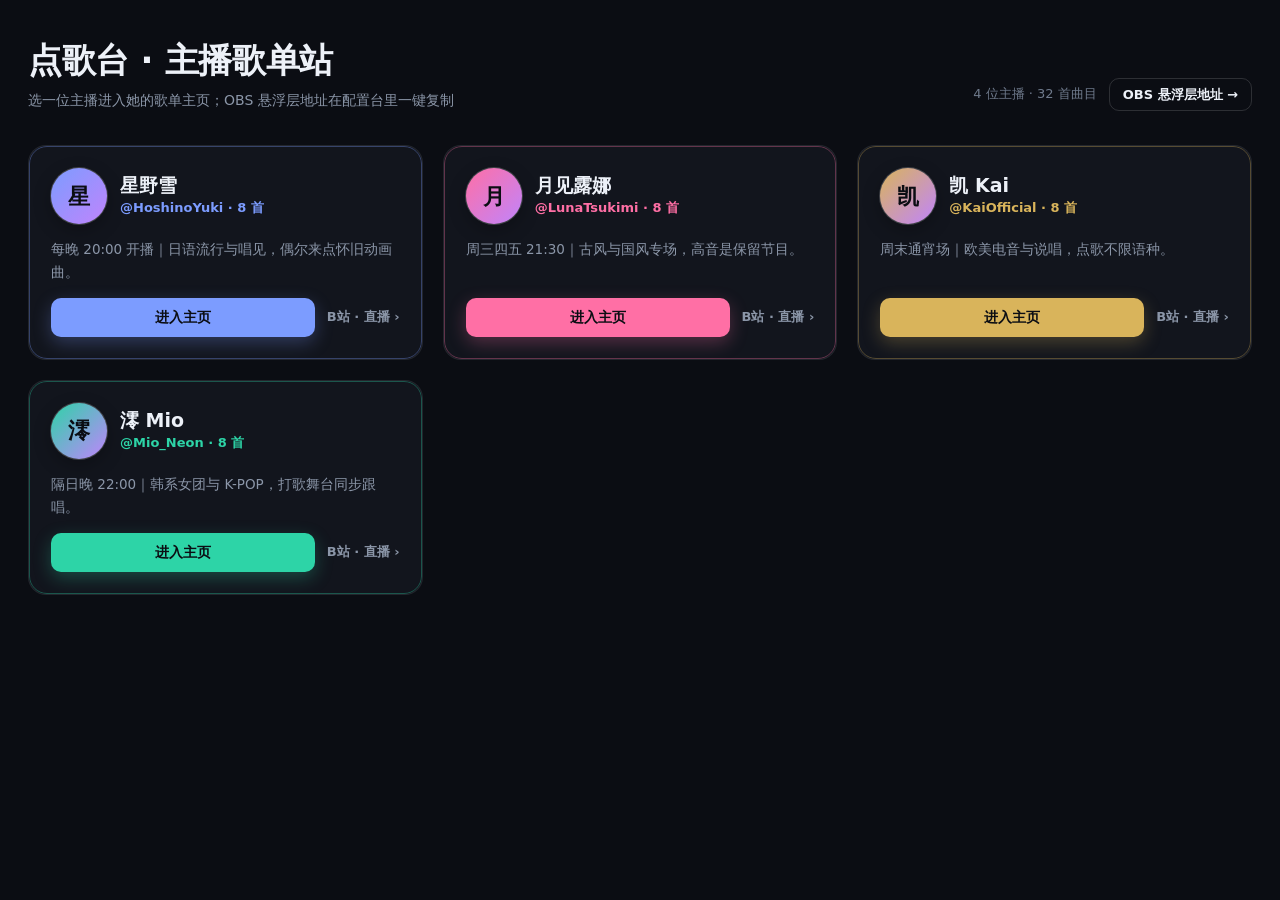
<file: index.html>
<!DOCTYPE html>
<html lang="zh-CN">
<head>
<meta charset="utf-8">
<meta name="viewport" content="width=device-width, initial-scale=1">
<title>点歌台 · 主播歌单站</title>
<link rel="stylesheet" href="assets/site.css">
<script>
/* 兼容：老地址形如 index.html?style=compact&size=18（当时悬浮层在根目录）。
   只要带了悬浮层参数，就自动转到 overlay.html，OBS 里不用改地址。 */
(function () {
  var OVERLAY_KEYS = ['style', 'src', 'id', 'playing', 'refresh', 'max',
                      'panel', 'tags', 'size', 'blur', 'radius', 'identity',
                      'avatar', 'link', 'preview', 'accent', 'accent2', 'bg', 'color', 'sub',
                      'bgOpacity', 'tagAlpha', 'tagSat', 'tagLight', 'title', 'theme', 'font',
                      'q', 'tag', 'bgImage', 'bgImgAlpha', 'bgImgBlur',
                      'tagMode', 'tagColors'];
  var q = new URLSearchParams(location.search);
  var hit = OVERLAY_KEYS.some(function (k) { return q.has(k); });
  if (hit) location.replace('overlay.html' + location.search);
})();
</script>
</head>
<body>

<div class="wrap">
  <header class="site-head">
    <div>
      <h1 class="site-title" id="siteTitle">点歌台 · 主播歌单站</h1>
      <p class="site-tagline" id="siteTagline">选一位主播进入她的歌单主页；OBS 悬浮层地址在主页里一键复制</p>
    </div>
    <div class="site-meta">
      <span class="count" id="stat"></span>
      <a class="btn btn-ghost btn-sm" id="studioLink" href="studio.html">OBS 悬浮层地址 →</a>
    </div>
  </header>

  <div class="cards" id="cards"></div>
  <div class="state" id="state" hidden>加载中…</div>
</div>

<script src="assets/theme.js"></script>
<script src="assets/common.js"></script>
<script src="assets/home.js"></script>
</body>
</html>
</file>
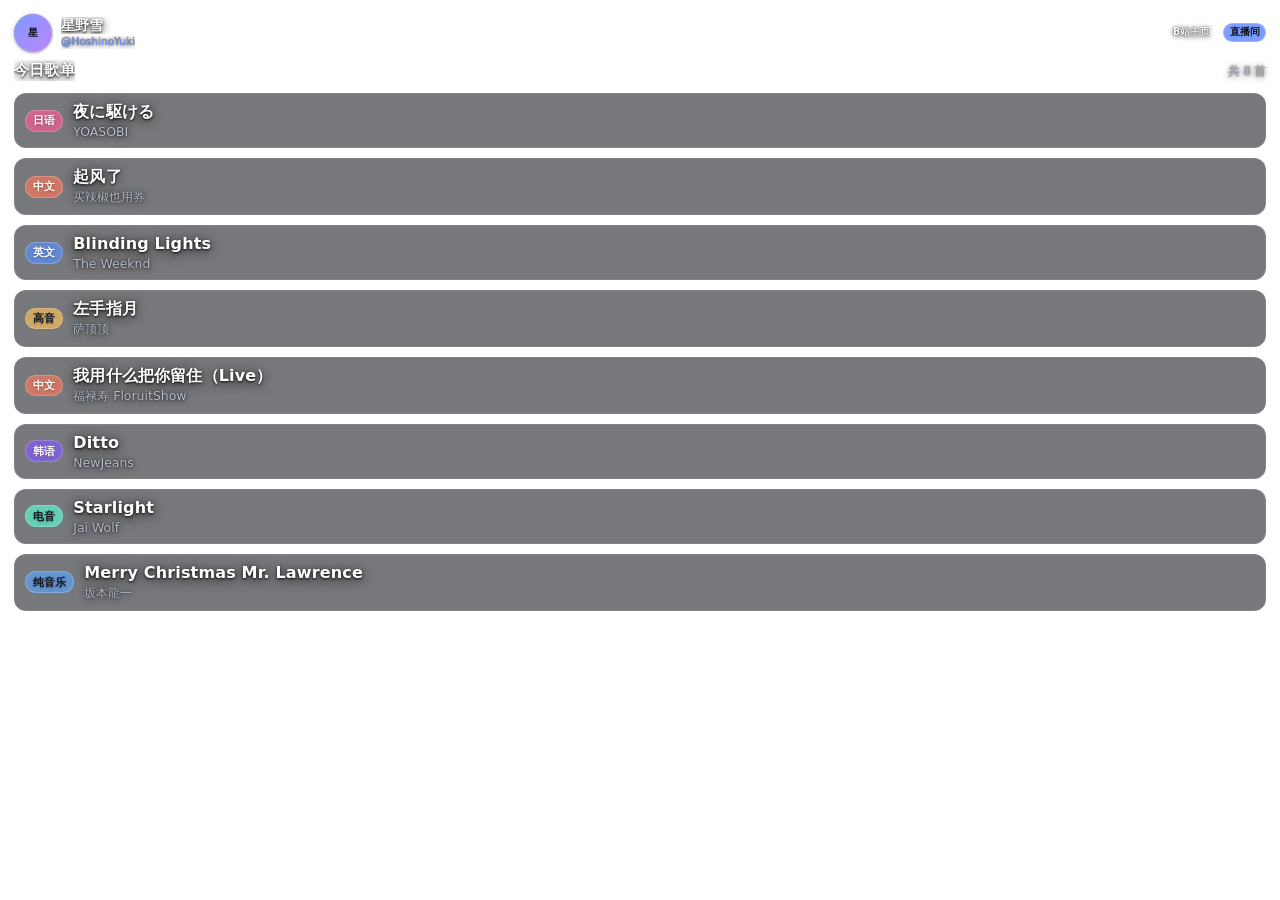
<file: overlay.html>
<!DOCTYPE html>
<html lang="zh-CN">
<head>
<meta charset="utf-8">
<meta name="viewport" content="width=device-width, initial-scale=1">
<title>主播歌单 · 悬浮层</title>
<meta name="robots" content="noindex">
<link rel="stylesheet" href="assets/overlay.css">
</head>
<body class="style-compact">

  <!-- 自定义背景图（可选，默认关）。放在最底层，条目自己的毛玻璃会把图虚化。 -->
  <div class="bgimg" id="bgimg" hidden></div>

  <div class="overlay">
    <div class="bar" id="bar" hidden>
      <div class="who" id="who">
        <span class="who-avatar" id="whoAvatar"><span class="who-initial" id="whoInitial"></span></span>
        <span class="who-text">
          <span class="who-name" id="whoName"></span>
          <span class="who-handle" id="whoHandle"></span>
        </span>
      </div>

      <header class="head" id="head">
        <h1 class="head-title" id="headTitle"></h1>
        <span class="head-count" id="headCount"></span>
      </header>

      <div class="links" id="links">
        <a class="chip" id="chipSpace" target="_blank" rel="noopener">B站主页</a>
        <a class="chip chip-live" id="chipLive" target="_blank" rel="noopener">直播间</a>
      </div>
    </div>

    <ol class="list" id="list"></ol>

    <div class="empty" id="empty" hidden></div>
  </div>

  <script src="assets/theme.js"></script>
  <script src="assets/common.js"></script>
  <script src="assets/overlay.js"></script>
</body>
</html>
</file>
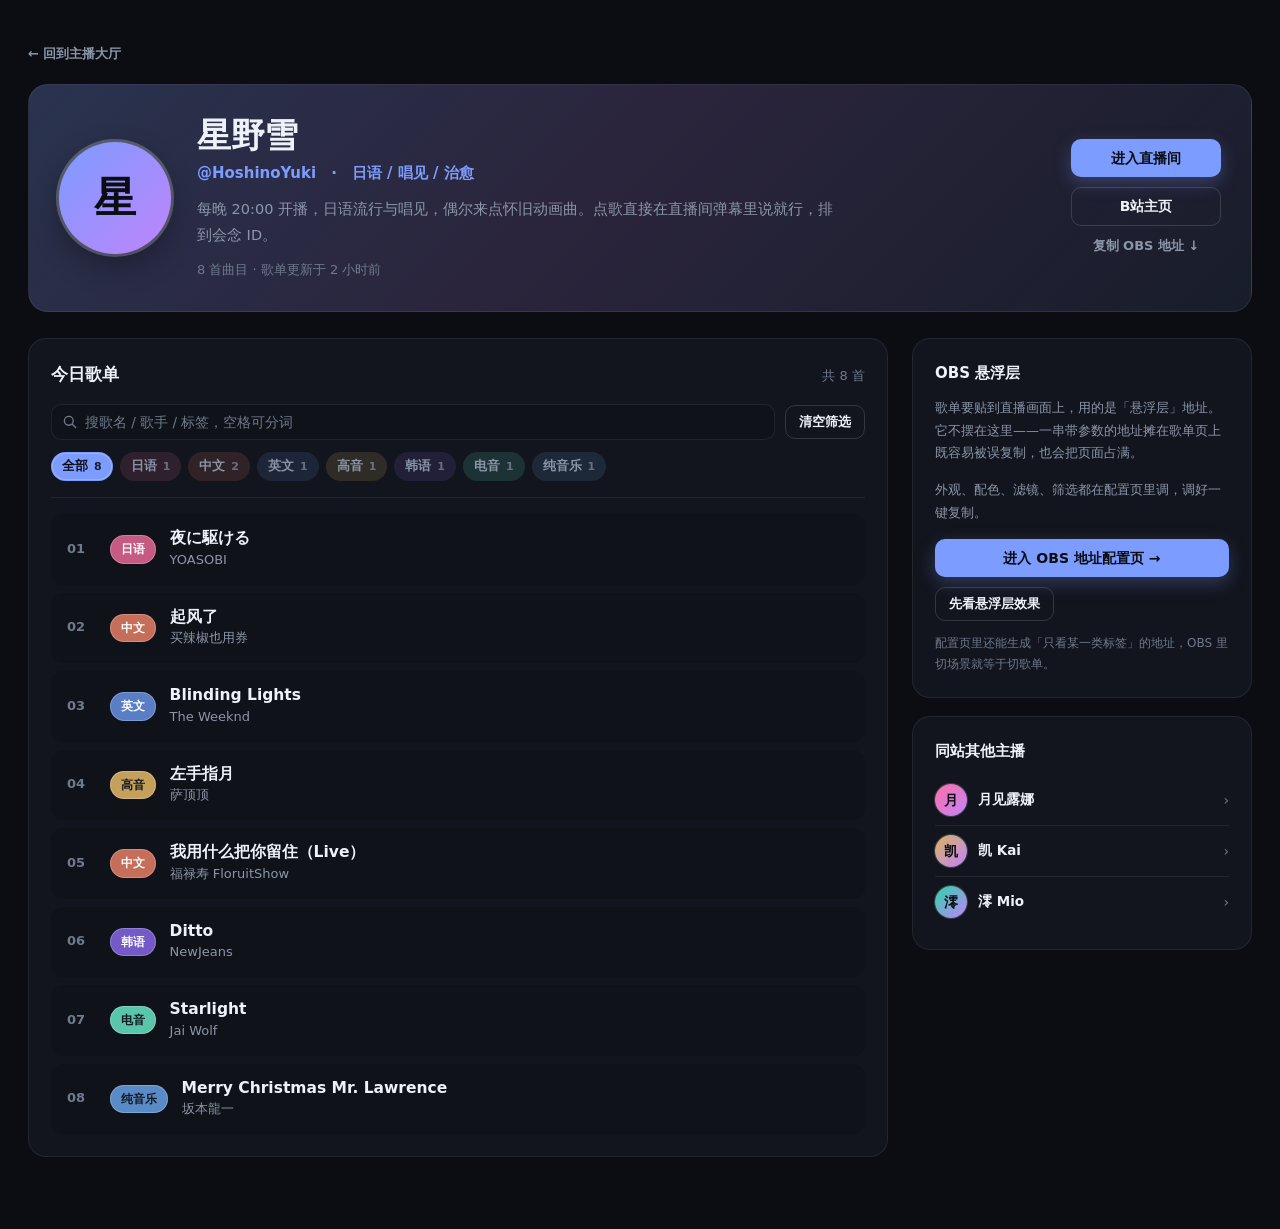
<file: profile.html>
<!DOCTYPE html>
<html lang="zh-CN">
<head>
<meta charset="utf-8">
<meta name="viewport" content="width=device-width, initial-scale=1">
<title>主播主页 · 主播歌单站</title>
<link rel="stylesheet" href="assets/site.css">
</head>
<body>

<div class="wrap">
  <div style="margin-bottom:18px">
    <a class="link-quiet" href="index.html">← 回到主播大厅</a>
  </div>

  <div id="profile" hidden>
    <section class="hero" id="hero">
      <span class="hero-avatar" id="heroAvatar"><span id="heroInitial"></span></span>
      <div class="hero-info">
        <h1 id="heroName"></h1>
        <div class="hero-handle" id="heroHandle"></div>
        <p class="hero-intro" id="heroIntro"></p>
        <div class="hero-meta" id="heroMeta"></div>
      </div>
      <div class="hero-actions">
        <a class="btn btn-primary" id="btnLive" target="_blank" rel="noopener">进入直播间</a>
        <a class="btn btn-ghost" id="btnSpace" target="_blank" rel="noopener">B站主页</a>
        <a class="link-quiet" href="#obs">复制 OBS 地址 ↓</a>
      </div>
    </section>

    <div class="layout">
      <section class="panel">
        <div class="panel-head">
          <h2 id="songTitle">完整歌单</h2>
          <span id="songCount"></span>
        </div>

        <div class="filter" id="filter" hidden>
          <div class="filter-top">
            <div class="search">
              <svg class="search-ico" viewBox="0 0 20 20" aria-hidden="true" focusable="false">
                <circle cx="8.5" cy="8.5" r="5.5"></circle>
                <path d="M12.9 12.9 17 17"></path>
              </svg>
              <input type="search" id="q" autocomplete="off"
                     placeholder="搜歌名 / 歌手 / 标签，空格可分词">
            </div>
            <button type="button" class="btn btn-ghost btn-sm" id="clearFilter" hidden>清空筛选</button>
          </div>

          <div class="tagbar" id="tagbar"></div>
          <div class="filter-stat" id="filterStat"></div>
        </div>

        <div class="songs" id="songs"></div>
      </section>

      <aside class="side">
        <div class="panel" id="obs">
          <h2>OBS 悬浮层</h2>
          <p>歌单要贴到直播画面上，用的是「悬浮层」地址。它不摆在这里——一串带参数的地址摊在歌单页上既容易被误复制，也会把页面占满。</p>
          <p>外观、配色、滤镜、筛选都在配置页里调，调好一键复制。</p>

          <a class="btn btn-primary btn-block" id="btnStudio">进入 OBS 地址配置页 →</a>
          <div class="card-foot" style="margin-top:10px; gap:8px">
            <a class="btn btn-ghost btn-sm" id="btnPreview" target="_blank" rel="noopener">先看悬浮层效果</a>
          </div>

          <p class="side-hint" style="margin-top:12px">
            配置页里还能生成「只看某一类标签」的地址，OBS 里切场景就等于切歌单。
          </p>
        </div>

        <div class="panel">
          <h2>同站其他主播</h2>
          <div id="others"></div>
        </div>
      </aside>
    </div>
  </div>

  <div class="state" id="state">加载中…</div>
</div>

<script src="assets/theme.js"></script>
<script src="assets/common.js"></script>
<script src="assets/profile.js"></script>
</body>
</html>
</file>
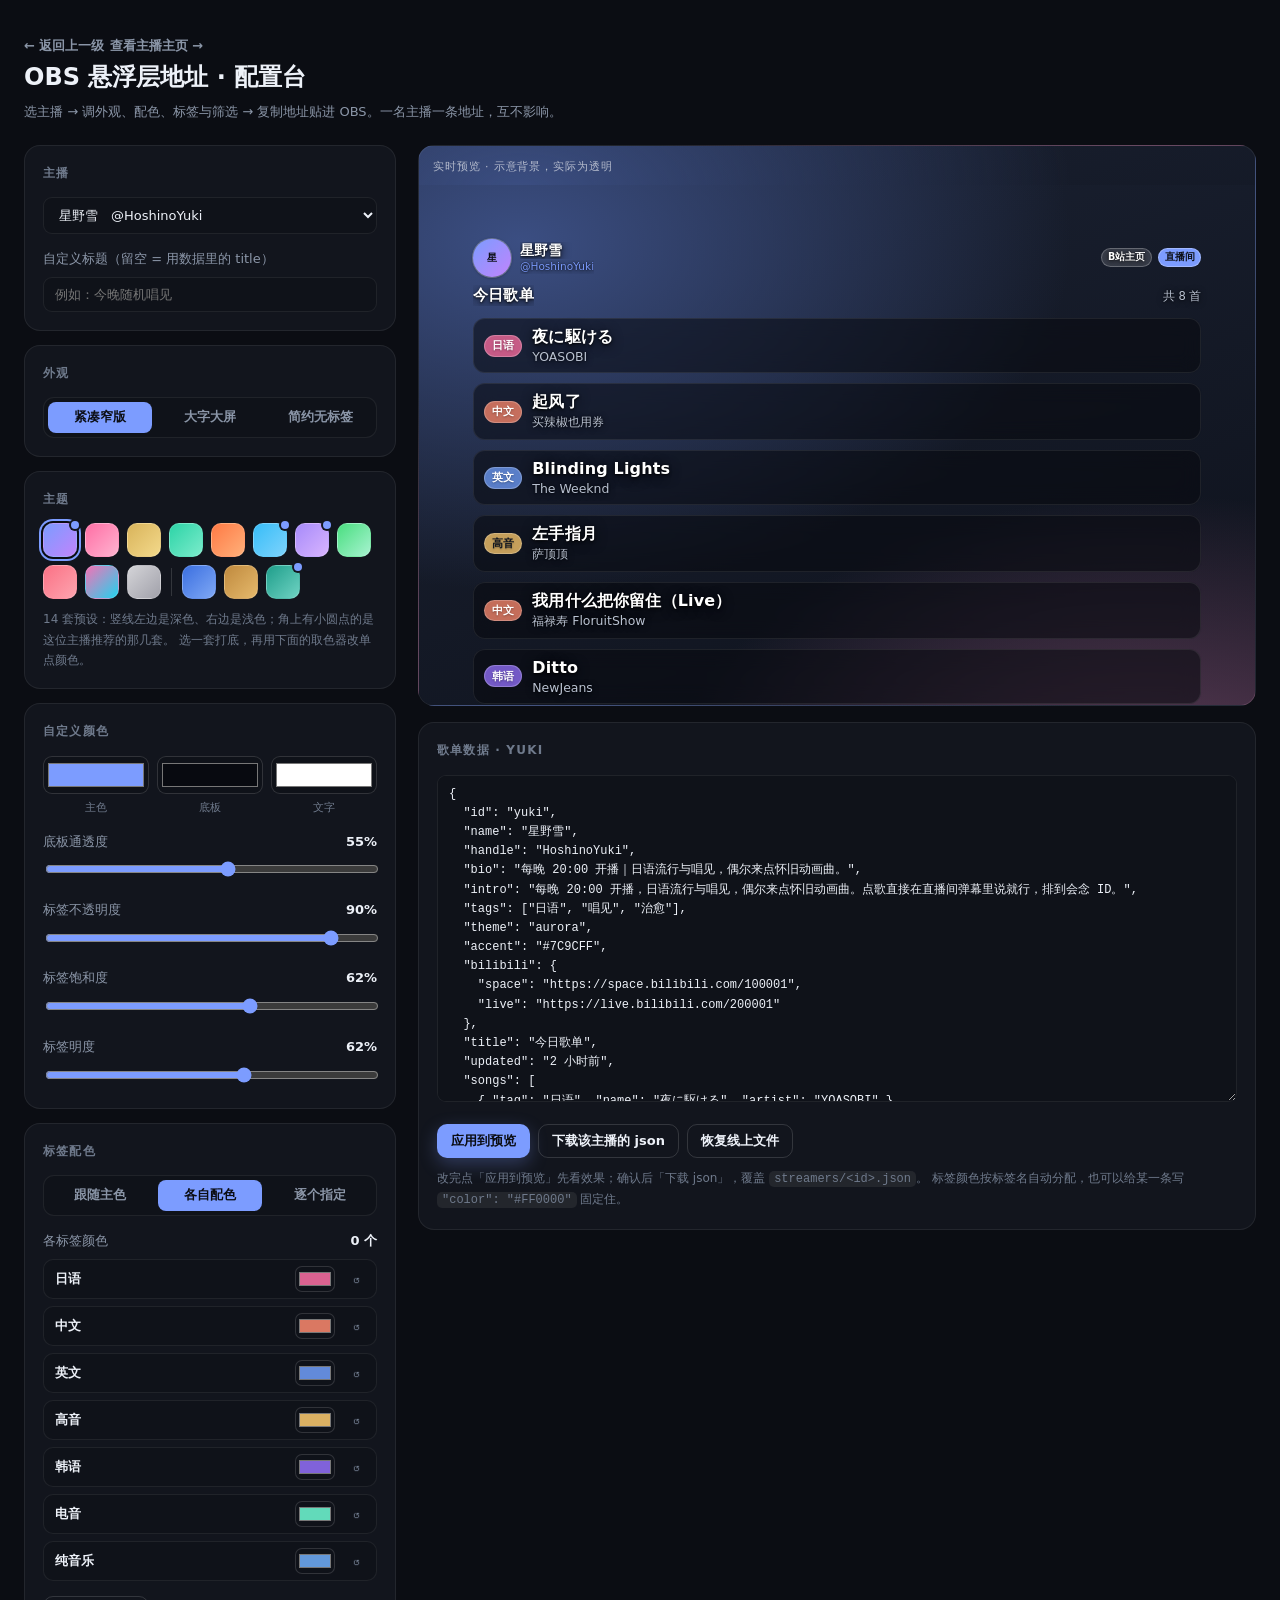
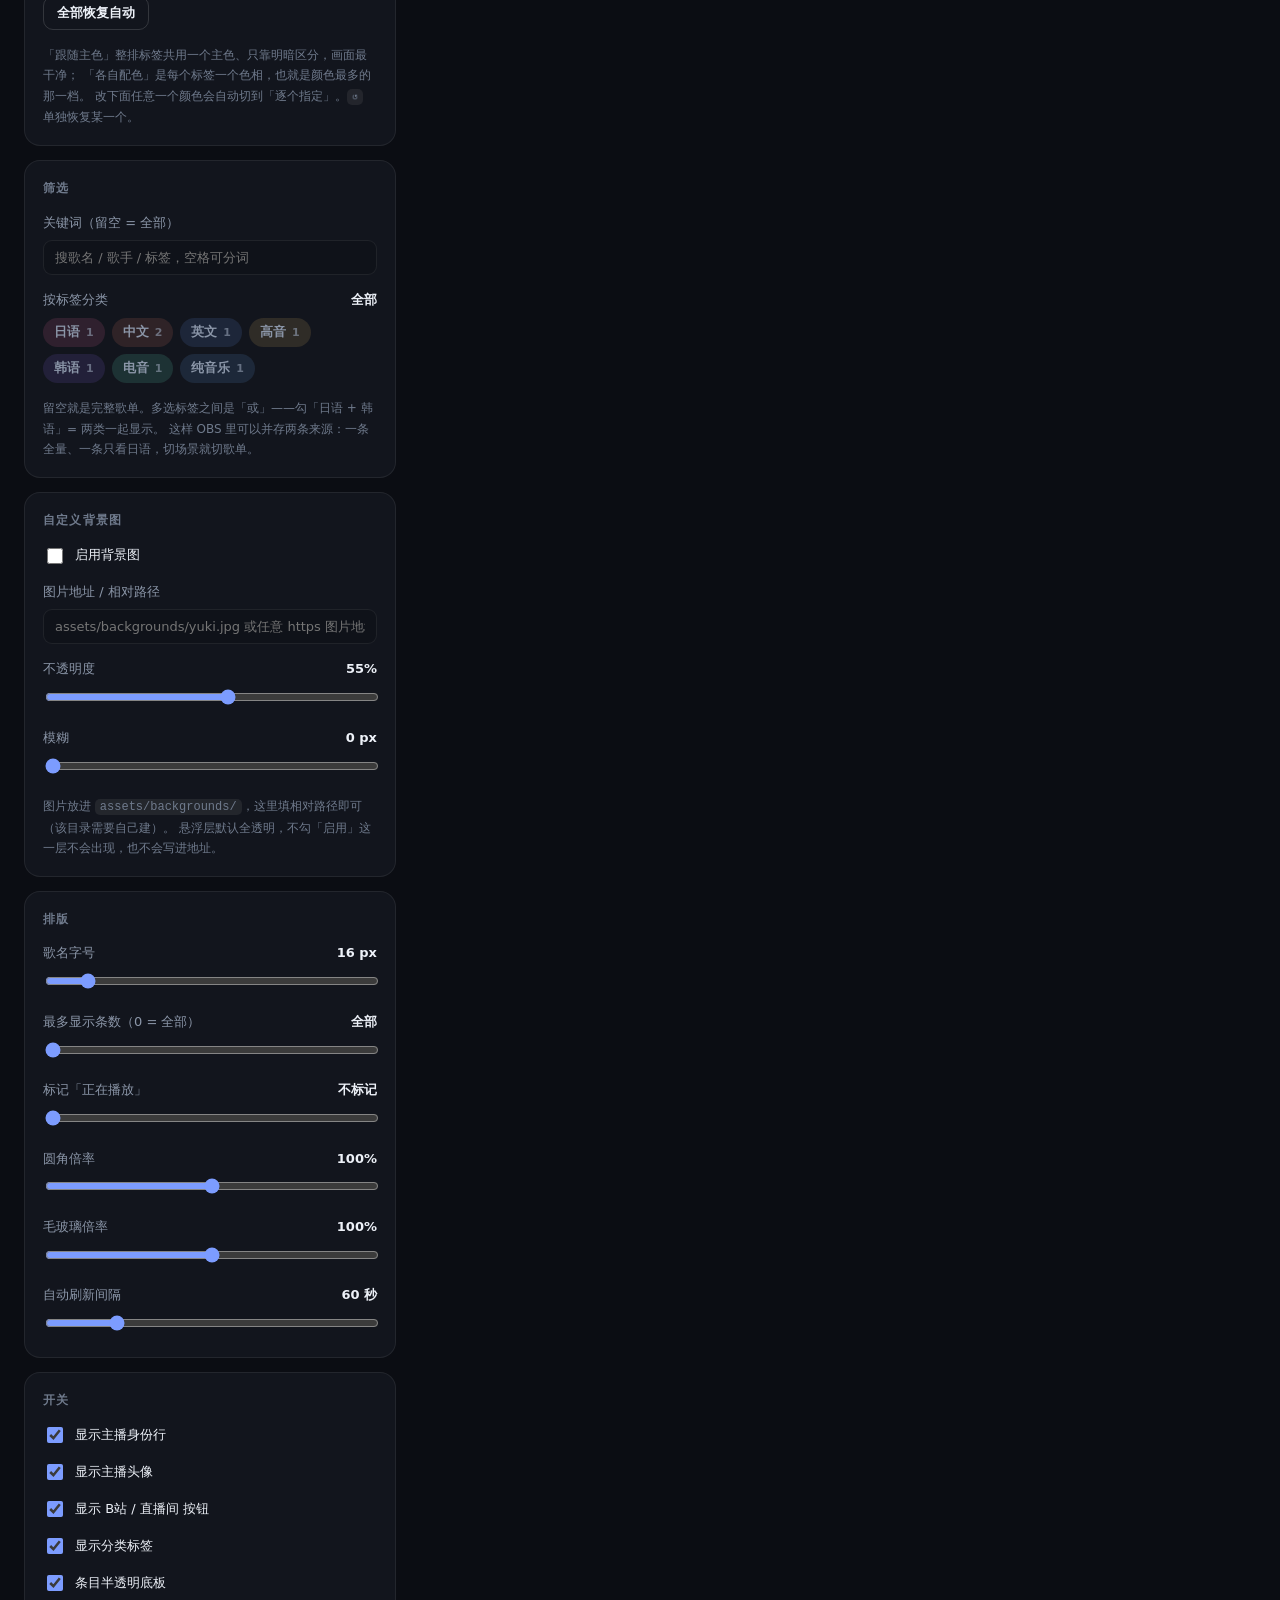
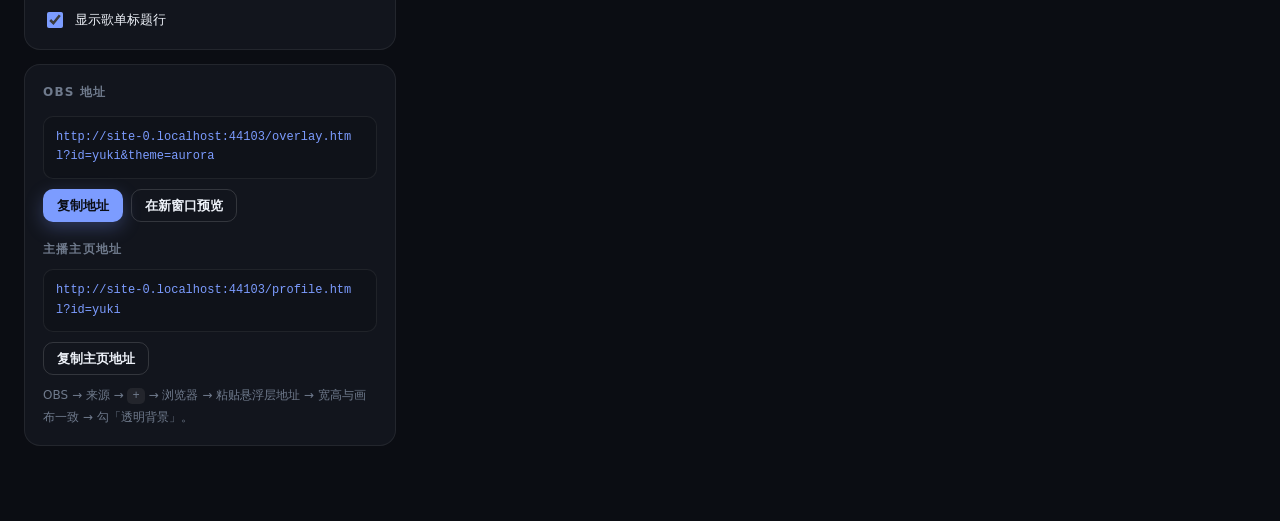
<file: studio.html>
<!DOCTYPE html>
<html lang="zh-CN">
<head>
<meta charset="utf-8">
<meta name="viewport" content="width=device-width, initial-scale=1">
<title>歌单配置台 · 主播歌单站</title>
<link rel="stylesheet" href="assets/site.css">
<style>
  /* 配置台自己的排版，颜色沿用 site.css 的变量，所以换主题时整页一起变 */
  .wrap { max-width: 1400px; padding: 32px 24px 64px; }
  .studio-head { margin-bottom: 22px; }
  .studio-head h1 { margin: 0 0 6px; font-size: 24px; font-weight: 700; }
  .studio-head p { margin: 0; font-size: 13px; color: var(--text-2); }

  .grid { display: grid; grid-template-columns: 372px minmax(0, 1fr); gap: 22px; align-items: start; }
  @media (max-width: 1020px) { .grid { grid-template-columns: 1fr; } }

  .block {
    background: var(--card);
    border: 1px solid var(--stroke);
    border-radius: 16px;
    padding: 18px;
    margin-bottom: 14px;
  }
  .block > h2 {
    margin: 0 0 14px;
    font-size: 12px;
    font-weight: 700;
    letter-spacing: .10em;
    text-transform: uppercase;
    color: var(--text-3);
  }

  .field { margin-bottom: 15px; }
  .field:last-child { margin-bottom: 0; }
  .label {
    display: flex;
    justify-content: space-between;
    align-items: center;
    gap: 10px;
    font-size: 13px;
    color: var(--text-2);
    margin-bottom: 7px;
  }
  .label b { color: var(--text); font-weight: 600; font-variant-numeric: tabular-nums; }

  input[type="text"], input[type="number"], textarea, select {
    width: 100%;
    background: var(--card-2);
    color: var(--text);
    border: 1px solid var(--stroke);
    border-radius: 9px;
    padding: 9px 11px;
    font-size: 13px;
    font-family: inherit;
    outline: none;
  }
  input:focus, textarea:focus, select:focus { border-color: var(--accent); }
  textarea {
    resize: vertical;
    font-family: ui-monospace, SFMono-Regular, Menlo, Consolas, monospace;
    font-size: 12px;
    line-height: 1.6;
  }
  input[type="range"] { width: 100%; accent-color: var(--accent); }

  .switch { display: flex; align-items: center; gap: 9px; cursor: pointer; font-size: 13px; color: var(--text); }
  .switch input { width: 16px; height: 16px; accent-color: var(--accent); cursor: pointer; }

  .triple { display: grid; grid-template-columns: repeat(3, 1fr); gap: 8px; }
  .triple input[type="color"] {
    width: 100%;
    height: 38px;
    padding: 2px;
    border: 1px solid var(--stroke-2);
    border-radius: 9px;
    background: var(--card-2);
    cursor: pointer;
  }
  .triple small { display: block; text-align: center; font-size: 11px; color: var(--text-3); margin-top: 5px; }

  .stage {
    border-radius: 16px;
    border: 1px solid var(--stroke);
    overflow: hidden;
    background:
      radial-gradient(120% 90% at 12% 8%, #3B4E82 0%, rgba(59,78,130,0) 55%),
      radial-gradient(100% 80% at 88% 92%, #6B4462 0%, rgba(107,68,98,0) 60%),
      linear-gradient(160deg, #1B2233 0%, #0B0E16 100%);
  }
  .stage-tag {
    font-size: 11px;
    letter-spacing: .08em;
    text-transform: uppercase;
    color: rgba(255,255,255,.62);
    padding: 12px 14px 10px;
  }
  .stage iframe { width: 100%; height: 520px; border: 0; display: block; }

  .out {
    font-family: ui-monospace, SFMono-Regular, Menlo, Consolas, monospace;
    font-size: 12px;
    line-height: 1.6;
    word-break: break-all;
    background: var(--card-2);
    border: 1px solid var(--stroke);
    border-radius: 10px;
    padding: 11px 12px;
    color: var(--accent);
    margin-bottom: 10px;
  }
  .hint { font-size: 12px; color: var(--text-3); margin: 10px 0 0; line-height: 1.7; }
  .hint code {
    background: rgba(127, 127, 127, .16);
    padding: 1px 5px;
    border-radius: 5px;
  }
  .row { display: flex; gap: 8px; flex-wrap: wrap; }

  <!-- 返回上一级 -->
  .studio-back {
    display: flex;
    align-items: center;
    justify-content: space-between;
    gap: 16px;
    flex-wrap: wrap;
    margin-bottom: 16px;
  }
  .studio-back .link-quiet { display: inline-flex; align-items: center; gap: 6px; }

  /* 标签筛选条：复用 site.css 的 .tagpick，只把上边距收掉 */
  .tagbar { margin-top: 0; }
  .tagpick-empty { font-size: 12.5px; color: var(--text-3); }

  /* 逐个指定标签颜色 */
  .tagcolorbar { display: flex; flex-direction: column; gap: 7px; }
  .tagcolor {
    display: flex;
    align-items: center;
    gap: 9px;
    padding: 6px 8px 6px 11px;
    border-radius: 10px;
    background: var(--card-2);
    border: 1px solid var(--stroke);
  }
  .tagcolor-name {
    flex: 1 1 auto;
    min-width: 0;
    font-size: 13px;
    font-weight: 600;
    overflow: hidden;
    text-overflow: ellipsis;
    white-space: nowrap;
  }
  .tagcolor input[type="color"] {
    flex: none;
    width: 40px;
    height: 26px;
    padding: 1px;
    border: 1px solid var(--stroke-2);
    border-radius: 7px;
    background: var(--card-2);
    cursor: pointer;
  }
  .tagcolor-clear {
    flex: none;
    width: 24px;
    height: 24px;
    padding: 0;
    border: 0;
    border-radius: 6px;
    background: transparent;
    color: var(--text-3);
    font-size: 14px;
    line-height: 1;
    cursor: pointer;
  }
  .tagcolor-clear:hover { color: var(--accent); background: rgba(127, 127, 127, .14); }
</style>
</head>
<body>

<div class="wrap">
  <div class="studio-back">
    <a class="link-quiet" id="backLink" href="index.html">← 返回上一级</a>
    <a class="link-quiet" id="linkProfile" href="index.html">查看主播主页 →</a>
  </div>

  <header class="studio-head">
    <h1>OBS 悬浮层地址 · 配置台</h1>
    <p>选主播 → 调外观、配色、标签与筛选 → 复制地址贴进 OBS。一名主播一条地址，互不影响。</p>
  </header>

  <div class="grid">
    <!-- ============ 左：控制面板 ============ -->
    <div>
      <div class="block">
        <h2>主播</h2>
        <div class="field">
          <select id="streamer"></select>
        </div>
        <div class="field">
          <div class="label"><span>自定义标题（留空 = 用数据里的 title）</span></div>
          <input type="text" id="titleText" placeholder="例如：今晚随机唱见">
        </div>
      </div>

      <div class="block">
        <h2>外观</h2>
        <div class="seg" id="segStyle">
          <button type="button" data-style="compact">紧凑窄版</button>
          <button type="button" data-style="banner">大字大屏</button>
          <button type="button" data-style="minimal">简约无标签</button>
        </div>
      </div>

      <div class="block">
        <h2>主题</h2>
        <div class="swatches" id="swatches"></div>
        <p class="hint">14 套预设：竖线左边是深色、右边是浅色；角上有小圆点的是这位主播推荐的那几套。
          选一套打底，再用下面的取色器改单点颜色。</p>
      </div>

      <div class="block">
        <h2>自定义颜色</h2>
        <div class="field">
          <div class="triple">
            <div><input type="color" id="accent" value="#7C9CFF"><small>主色</small></div>
            <div><input type="color" id="bg" value="#080A10"><small>底板</small></div>
            <div><input type="color" id="color" value="#FFFFFF"><small>文字</small></div>
          </div>
        </div>
        <div class="field">
          <div class="label"><span>底板通透度</span><b><span id="vBgOpacity">55</span>%</b></div>
          <input type="range" id="bgOpacity" min="0" max="100" step="1" value="55">
        </div>
        <div class="field">
          <div class="label"><span>标签不透明度</span><b><span id="vTagAlpha">90</span>%</b></div>
          <input type="range" id="tagAlpha" min="20" max="100" step="1" value="90">
        </div>
        <div class="field">
          <div class="label"><span>标签饱和度</span><b><span id="vTagSat">62</span>%</b></div>
          <input type="range" id="tagSat" min="0" max="100" step="1" value="62">
        </div>
        <div class="field">
          <div class="label"><span>标签明度</span><b><span id="vTagLight">62</span>%</b></div>
          <input type="range" id="tagLight" min="20" max="90" step="1" value="62">
        </div>
      </div>

      <div class="block">
        <h2>标签配色</h2>
        <div class="field">
          <div class="seg" id="segTagMode">
            <button type="button" data-tagmode="accent">跟随主色</button>
            <button type="button" data-tagmode="auto">各自配色</button>
            <button type="button" data-tagmode="custom">逐个指定</button>
          </div>
        </div>
        <div class="field">
          <div class="label"><span>各标签颜色</span><b id="vTagColorCount">0 个</b></div>
          <div class="tagcolorbar" id="tagColorBar"></div>
        </div>
        <div class="field">
          <button class="btn btn-ghost btn-sm" id="tagColorReset">全部恢复自动</button>
        </div>
        <p class="hint">
          「跟随主色」整排标签共用一个主色、只靠明暗区分，画面最干净；
          「各自配色」是每个标签一个色相，也就是颜色最多的那一档。
          改下面任意一个颜色会自动切到「逐个指定」。<code>↺</code> 单独恢复某一个。
        </p>
      </div>

      <div class="block">
        <h2>筛选</h2>
        <div class="field">
          <div class="label"><span>关键词（留空 = 全部）</span></div>
          <input type="text" id="filterQ" autocomplete="off" placeholder="搜歌名 / 歌手 / 标签，空格可分词">
        </div>
        <div class="field">
          <div class="label"><span>按标签分类</span><b id="vFilterTags">全部</b></div>
          <div class="tagbar" id="tagBar"></div>
        </div>
        <p class="hint">
          留空就是完整歌单。多选标签之间是「或」——勾「日语 + 韩语」= 两类一起显示。
          这样 OBS 里可以并存两条来源：一条全量、一条只看日语，切场景就切歌单。
        </p>
      </div>

      <div class="block">
        <h2>自定义背景图</h2>
        <div class="field">
          <label class="switch"><input type="checkbox" id="bgOn">启用背景图</label>
        </div>
        <div class="field">
          <div class="label"><span>图片地址 / 相对路径</span></div>
          <input type="text" id="bgUrl" autocomplete="off"
                 placeholder="assets/backgrounds/yuki.jpg 或任意 https 图片地址">
        </div>
        <div class="field">
          <div class="label"><span>不透明度</span><b><span id="vBgImgAlpha">55</span>%</b></div>
          <input type="range" id="bgImgAlpha" min="0" max="100" step="1" value="55">
        </div>
        <div class="field">
          <div class="label"><span>模糊</span><b><span id="vBgImgBlur">0</span> px</b></div>
          <input type="range" id="bgImgBlur" min="0" max="40" step="1" value="0">
        </div>
        <p class="hint">
          图片放进 <code>assets/backgrounds/</code>，这里填相对路径即可（该目录需要自己建）。
          悬浮层默认全透明，不勾「启用」这一层不会出现，也不会写进地址。
        </p>
      </div>

      <div class="block">
        <h2>排版</h2>
        <div class="field">
          <div class="label"><span>歌名字号</span><b><span id="vSize">16</span> px</b></div>
          <input type="range" id="size" min="10" max="64" step="1" value="16">
        </div>
        <div class="field">
          <div class="label"><span>最多显示条数（0 = 全部）</span><b id="vMax">全部</b></div>
          <input type="range" id="max" min="0" max="20" step="1" value="0">
        </div>
        <div class="field">
          <div class="label"><span>标记「正在播放」</span><b id="vPlaying">不标记</b></div>
          <input type="range" id="playing" min="-1" max="19" step="1" value="-1">
        </div>
        <div class="field">
          <div class="label"><span>圆角倍率</span><b><span id="vRadius">100</span>%</b></div>
          <input type="range" id="radius" min="0" max="200" step="5" value="100">
        </div>
        <div class="field">
          <div class="label"><span>毛玻璃倍率</span><b><span id="vBlur">100</span>%</b></div>
          <input type="range" id="blur" min="0" max="200" step="5" value="100">
        </div>
        <div class="field">
          <div class="label"><span>自动刷新间隔</span><b><span id="vRefresh">60</span> 秒</b></div>
          <input type="range" id="refresh" min="0" max="300" step="10" value="60">
        </div>
      </div>

      <div class="block">
        <h2>开关</h2>
        <div class="field"><label class="switch"><input type="checkbox" id="identity" checked>显示主播身份行</label></div>
        <div class="field"><label class="switch"><input type="checkbox" id="avatar" checked>显示主播头像</label></div>
        <div class="field"><label class="switch"><input type="checkbox" id="link" checked>显示 B站 / 直播间 按钮</label></div>
        <div class="field"><label class="switch"><input type="checkbox" id="tags" checked>显示分类标签</label></div>
        <div class="field"><label class="switch"><input type="checkbox" id="panel" checked>条目半透明底板</label></div>
        <div class="field"><label class="switch"><input type="checkbox" id="head" checked>显示歌单标题行</label></div>
      </div>

      <div class="block">
        <h2>OBS 地址</h2>
        <div class="out" id="out"></div>
        <div class="row">
          <button class="btn btn-primary btn-sm" id="copy">复制地址</button>
          <button class="btn btn-ghost btn-sm" id="open">在新窗口预览</button>
        </div>
        <h2 style="margin:18px 0 10px">主播主页地址</h2>
        <div class="out" id="outProfile"></div>
        <div class="row">
          <button class="btn btn-ghost btn-sm" id="copyProfile">复制主页地址</button>
        </div>
        <p class="hint">OBS → 来源 → <code>+</code> → 浏览器 → 粘贴悬浮层地址 → 宽高与画布一致 → 勾「透明背景」。</p>
      </div>
    </div>

    <!-- ============ 右：预览 + 数据 ============ -->
    <div>
      <div class="stage">
        <div class="stage-tag">实时预览 · 示意背景，实际为透明</div>
        <iframe id="preview" title="预览"></iframe>
      </div>

      <div class="block" style="margin-top:16px">
        <h2>歌单数据 · <span id="dataName"></span></h2>
        <div class="field">
          <textarea id="json" rows="16" spellcheck="false"></textarea>
        </div>
        <div class="row">
          <button class="btn btn-primary btn-sm" id="apply">应用到预览</button>
          <button class="btn btn-ghost btn-sm" id="download">下载该主播的 json</button>
          <button class="btn btn-ghost btn-sm" id="reset">恢复线上文件</button>
        </div>
        <p class="hint">
          改完点「应用到预览」先看效果；确认后「下载 json」，覆盖 <code>streamers/&lt;id&gt;.json</code>。
          标签颜色按标签名自动分配，也可以给某一条写 <code>"color": "#FF0000"</code> 固定住。
        </p>
      </div>
    </div>
  </div>
</div>

<script src="assets/theme.js"></script>
<script src="assets/common.js"></script>
<script src="assets/studio.js"></script>
</body>
</html>
</file>
<file: assets/site.css>
/* ============================================================
   站点样式 · 首页 / 主播主页 / 配置台
   （悬浮层用的是另一份 overlay.css，两份互不干扰）
   颜色同样全部来自 theme.js 写出的 CSS 变量 + 明暗两套页面色。
   ============================================================ */

*, *::before, *::after { box-sizing: border-box; }

:root {
  --page: #0B0D13;
  --card: #12151D;
  --card-2: #0F1219;
  --stroke: rgba(255, 255, 255, .07);
  --stroke-2: rgba(255, 255, 255, .14);
  --text: #EDF1F8;
  --text-2: #8B96A8;
  --text-3: #6F7A8C;
  --accent: #7C9CFF;
  --accent-rgb: 124,156,255;
  --font: "Noto Sans SC", "PingFang SC", "HarmonyOS Sans SC",
          "Microsoft YaHei", "Hiragino Sans GB", system-ui, sans-serif;
}

body.mode-light {
  --page: #F3F5FA;
  --card: #FFFFFF;
  --card-2: #FAFBFE;
  --stroke: rgba(11, 13, 19, .09);
  --stroke-2: rgba(11, 13, 19, .18);
  --text: #141821;
  --text-2: #5A6472;
  --text-3: #838C9C;
}

html, body { margin: 0; padding: 0; }

body {
  font-family: var(--font);
  background: var(--page);
  color: var(--text);
  -webkit-font-smoothing: antialiased;
  line-height: 1.6;
}

a { color: inherit; }

.wrap {
  max-width: 1360px;
  margin: 0 auto;
  padding: 40px 28px 72px;
}

/* ---------- 页头 ---------- */
.site-head {
  display: flex;
  align-items: flex-end;
  justify-content: space-between;
  gap: 24px;
  flex-wrap: wrap;
  margin-bottom: 34px;
}
.site-title {
  margin: 0 0 8px;
  font-size: 34px;
  font-weight: 700;
  letter-spacing: -.01em;
  line-height: 1.2;
}
.site-tagline {
  margin: 0;
  font-size: 14px;
  color: var(--text-2);
  max-width: 60ch;
}
.site-meta {
  display: flex;
  align-items: center;
  gap: 12px;
  flex-wrap: wrap;
}
.count {
  font-size: 13px;
  color: var(--text-3);
  font-variant-numeric: tabular-nums;
}

/* ---------- 按钮 ---------- */
.btn {
  display: inline-flex;
  align-items: center;
  justify-content: center;
  gap: 7px;
  border: 1px solid transparent;
  border-radius: 10px;
  padding: 10px 16px;
  font-size: 14px;
  font-weight: 600;
  font-family: inherit;
  line-height: 1.2;
  text-decoration: none;
  cursor: pointer;
  transition: .18s ease;
  white-space: nowrap;
}
.btn-primary {
  background: var(--accent);
  color: var(--accent-fg, #0B0D13);
  box-shadow: 0 6px 18px rgba(var(--accent-rgb), .28);
}
.btn-primary:hover { filter: brightness(1.08); }
.btn-ghost {
  background: transparent;
  border-color: var(--stroke-2);
  color: var(--text);
}
.btn-ghost:hover { border-color: var(--accent); color: var(--accent); }
.btn-sm { padding: 8px 13px; font-size: 13px; }
.btn-block { width: 100%; }
.btn[disabled] { opacity: .5; pointer-events: none; }

.link-quiet {
  font-size: 13px;
  font-weight: 600;
  color: var(--text-2);
  text-decoration: none;
}
.link-quiet:hover { color: var(--accent); }

/* ---------- 主播卡片网格（首页）---------- */
.cards {
  display: grid;
  grid-template-columns: repeat(auto-fill, minmax(300px, 1fr));
  gap: 20px;
}
.card {
  display: flex;
  flex-direction: column;
  gap: 14px;
  padding: 22px;
  border-radius: 18px;
  background: var(--card);
  border: 1px solid var(--stroke);
  transition: .2s ease;
  position: relative;
  overflow: hidden;
}
.card::after {
  content: "";
  position: absolute;
  inset: 0;
  border-radius: inherit;
  border: 1px solid var(--card-accent, var(--accent));
  opacity: .34;
  pointer-events: none;
  transition: opacity .2s ease;
}
.card:hover { transform: translateY(-2px); }
.card:hover::after { opacity: .75; }

.card-top {
  display: flex;
  align-items: center;
  gap: 13px;
}
.avatar {
  flex: none;
  width: 56px;
  height: 56px;
  border-radius: 50%;
  background-color: var(--card-accent, var(--accent));
  background-image: linear-gradient(135deg, var(--card-accent, var(--accent)), var(--accent2, var(--accent)));
  background-size: cover;
  background-position: center;
  display: flex;
  align-items: center;
  justify-content: center;
  font-size: 22px;
  font-weight: 700;
  color: var(--card-accent-fg, var(--accent-fg, #0B0D13));
  box-shadow: 0 0 0 1px rgba(255, 255, 255, .20), 0 6px 18px rgba(0, 0, 0, .28);
  overflow: hidden;
}
.avatar.has-img span { display: none; }

.who-name {
  margin: 0;
  font-size: 19px;
  font-weight: 700;
  line-height: 1.3;
}
.who-handle {
  font-size: 13px;
  font-weight: 600;
  color: var(--card-accent, var(--accent));
}
.card-bio {
  margin: 0;
  font-size: 13.5px;
  color: var(--text-2);
  line-height: 1.7;
  min-height: 3.4em;
}
.tags { display: flex; flex-wrap: wrap; gap: 7px; }

.card-foot {
  display: flex;
  align-items: center;
  gap: 12px;
  margin-top: auto;
}
/* 每张卡的主按钮跟随该主播自己的主色，不用页面主题色 */
.card-foot .btn-primary {
  flex: 1 1 auto;
  background: var(--card-accent, var(--accent));
  color: var(--card-accent-fg, var(--accent-fg, #0B0D13));
  box-shadow: 0 6px 18px rgba(var(--card-accent-rgb, var(--accent-rgb)), .28);
}

/* 卡片整体可点：主按钮是链接，卡片本身也挂了跳转 */
.card-link {
  position: absolute;
  inset: 0;
  z-index: 1;
  border-radius: inherit;
}
.card-foot, .card-top { position: relative; z-index: 2; }

/* ---------- 主播主页 ---------- */
.hero {
  display: flex;
  align-items: center;
  gap: 26px;
  padding: 30px;
  border-radius: 20px;
  margin-bottom: 26px;
  position: relative;
  overflow: hidden;
  background:
    linear-gradient(135deg,
      rgba(var(--accent-rgb), .22) 0%,
      rgba(var(--accent2-rgb, 124, 156, 255), .14) 45%,
      rgba(var(--accent-rgb), .06) 100%),
    var(--card);
  border: 1px solid var(--stroke);
}

/* 自定义背景图（可选）。三层一起才成立：
   ① ::before 铺图  ② ::after 压一层蒙版  ③ 内容抬到蒙版之上。
   少了②，封面图一花，头像和简介就读不出来了。 */
.hero.has-bgimg::before {
  content: "";
  position: absolute;
  inset: 0;
  background-image: var(--bg-img);
  background-size: cover;
  background-position: center;
  opacity: var(--bg-img-a, .55);
  filter: blur(calc(var(--bg-img-blur, 0) * 1px));
  transform: scale(1.04);          /* 模糊会让边缘透出底色，放大一点盖住 */
  pointer-events: none;
}
.hero.has-bgimg::after {
  content: "";
  position: absolute;
  inset: 0;
  background: linear-gradient(90deg,
    rgba(6, 8, 14, .74) 0%,
    rgba(6, 8, 14, .48) 55%,
    rgba(6, 8, 14, .20) 100%);
  pointer-events: none;
}
/* 浅色主题下蒙版要反过来用白，否则深字压在暗图上全糊 */
body.mode-light .hero.has-bgimg::after {
  background: linear-gradient(90deg,
    rgba(255, 255, 255, .84) 0%,
    rgba(255, 255, 255, .62) 55%,
    rgba(255, 255, 255, .34) 100%);
}
.hero.has-bgimg > * { position: relative; z-index: 1; }
.hero-avatar {
  flex: none;
  width: 112px;
  height: 112px;
  border-radius: 50%;
  background-color: var(--accent);
  background-image: linear-gradient(135deg, var(--accent), var(--accent2, var(--accent)));
  background-size: cover;
  background-position: center;
  display: flex;
  align-items: center;
  justify-content: center;
  font-size: 42px;
  font-weight: 700;
  color: var(--accent-fg, #0B0D13);
  box-shadow: 0 0 0 3px rgba(255, 255, 255, .22), 0 12px 30px rgba(0, 0, 0, .32);
  overflow: hidden;
}
.hero-avatar.has-img span { display: none; }
.hero-info { flex: 1 1 auto; min-width: 0; }
.hero-info h1 {
  margin: 0 0 6px;
  font-size: 34px;
  font-weight: 700;
  line-height: 1.2;
  letter-spacing: -.01em;
}
.hero-handle {
  font-size: 15px;
  font-weight: 600;
  color: var(--accent);
  margin-bottom: 12px;
}
.hero-intro {
  margin: 0 0 12px;
  font-size: 14.5px;
  color: var(--text-2);
  line-height: 1.75;
  max-width: 70ch;
}
.hero-meta { font-size: 13px; color: var(--text-3); }
.hero-actions {
  display: flex;
  flex-direction: column;
  gap: 10px;
  flex: none;
  width: 150px;
}
/* 主按钮与次按钮等宽，别一个宽一个窄 */
.hero-actions .btn { width: 100%; }
.hero-actions .link-quiet { text-align: center; }

/* 主体两栏 */
.layout {
  display: grid;
  grid-template-columns: minmax(0, 1fr) 340px;
  gap: 24px;
  align-items: start;
}
@media (max-width: 1080px) {
  .layout { grid-template-columns: 1fr; }
  .hero { flex-wrap: wrap; }
  .hero-actions { width: 100%; flex-direction: row; }
  .hero-actions .btn { flex: 1 1 auto; }
}

.panel {
  background: var(--card);
  border: 1px solid var(--stroke);
  border-radius: 18px;
  padding: 22px;
}
.panel-head {
  display: flex;
  align-items: baseline;
  justify-content: space-between;
  gap: 16px;
  margin-bottom: 16px;
}
.panel-head h2 {
  margin: 0;
  font-size: 17px;
  font-weight: 700;
}
.panel-head span { font-size: 13px; color: var(--text-3); }

/* 曲目行 */
.songs { display: flex; flex-direction: column; gap: 8px; }
.song {
  display: flex;
  align-items: center;
  gap: 14px;
  padding: 13px 15px;
  border-radius: 12px;
  background: var(--card-2);
  border: 1px solid transparent;
  transition: .18s ease;
}
.song:hover { border-color: var(--stroke-2); }
.song-num {
  flex: none;
  width: 2.2em;
  font-size: 13px;
  font-weight: 600;
  color: var(--text-3);
  font-variant-numeric: tabular-nums;
}
.song-tag {
  flex: none;
  font-size: 11.5px;
  font-weight: 700;
  padding: 5px 11px;
  border-radius: 999px;
  color: var(--tag-fg, #fff);
  background: rgba(var(--tag-rgb), var(--tag-a, .9));
  box-shadow: inset 0 0 0 1px rgba(255, 255, 255, .22);
  white-space: nowrap;
}
.song-text { min-width: 0; flex: 1 1 auto; }
.song-name {
  font-size: 15.5px;
  font-weight: 700;
  line-height: 1.4;
  overflow-wrap: anywhere;
}
.song-artist {
  font-size: 13px;
  color: var(--text-2);
  overflow-wrap: anywhere;
}

/* ---------- 歌单筛选：搜索框 + 标签分类 ---------- */
.filter {
  margin-bottom: 16px;
  padding-bottom: 16px;
  border-bottom: 1px solid var(--stroke);
}
.filter-top {
  display: flex;
  align-items: center;
  gap: 10px;
  flex-wrap: wrap;
}
.search {
  position: relative;
  flex: 1 1 260px;
  min-width: 0;
  display: flex;
  align-items: center;
}
.search-ico {
  position: absolute;
  left: 11px;
  width: 16px;
  height: 16px;
  fill: none;
  stroke: var(--text-3);
  stroke-width: 1.7;
  stroke-linecap: round;
  pointer-events: none;
}
.search input {
  width: 100%;
  padding: 9px 12px 9px 33px;
  font-family: inherit;
  font-size: 13.5px;
  color: var(--text);
  background: var(--card-2);
  border: 1px solid var(--stroke);
  border-radius: 10px;
  outline: none;
}
.search input:focus { border-color: var(--accent); }
.search input::placeholder { color: var(--text-3); }
/* 去掉 type=search 自带的清除叉：跟右边的「清空筛选」按钮功能重复 */
.search input::-webkit-search-cancel-button { -webkit-appearance: none; }

.tagbar {
  display: flex;
  flex-wrap: wrap;
  gap: 7px;
  margin-top: 12px;
}
.tagpick {
  display: inline-flex;
  align-items: center;
  gap: 6px;
  padding: 5px 10px;
  border-radius: 999px;
  border: 1px solid transparent;
  background: rgba(var(--tag-rgb, 124, 156, 255), calc(var(--tag-a, .9) * .16));
  color: var(--text-2);
  font-family: inherit;
  font-size: 12.5px;
  font-weight: 600;
  cursor: pointer;
  transition: .16s ease;
}
.tagpick:hover { color: var(--text); border-color: rgba(var(--tag-rgb), .5); }
.tagpick[aria-pressed="true"] {
  background: rgba(var(--tag-rgb), var(--tag-a, .9));
  color: var(--tag-fg, #fff);
  box-shadow: inset 0 0 0 1px rgba(255, 255, 255, .22);
}
/* 「全部」不占某个标签的色，直接用主色 */
.tagpick.is-all { --tag-rgb: var(--accent-rgb); --tag-fg: var(--accent-fg, #0B0D13); --tag-a: 1; }
.tagpick-count {
  font-size: 11px;
  font-variant-numeric: tabular-nums;
  opacity: .66;
}
.tagpick[aria-pressed="true"] .tagpick-count { opacity: .88; }
.filter-stat {
  margin-top: 10px;
  font-size: 12.5px;
  color: var(--text-3);
}

/* 侧栏卡片 */
.side { display: flex; flex-direction: column; gap: 18px; }
.side h2 {
  margin: 0 0 12px;
  font-size: 15px;
  font-weight: 700;
}
.side p {
  margin: 0 0 14px;
  font-size: 13px;
  color: var(--text-2);
  line-height: 1.75;
}
.code {
  font-family: ui-monospace, SFMono-Regular, Menlo, Consolas, monospace;
  font-size: 12px;
  line-height: 1.7;
  padding: 12px;
  border-radius: 10px;
  background: var(--card-2);
  border: 1px solid var(--stroke);
  color: var(--accent);
  word-break: break-all;
  margin-bottom: 12px;
}
body.mode-light .code { background: #F1F4FA; }

.mini {
  display: flex;
  align-items: center;
  gap: 11px;
  padding: 9px 0;
  text-decoration: none;
  border-top: 1px solid var(--stroke);
}
.mini:first-of-type { border-top: 0; }
.mini-avatar {
  flex: none;
  width: 32px;
  height: 32px;
  border-radius: 50%;
  background-image: linear-gradient(135deg, var(--mini-accent, var(--accent)), var(--accent2, var(--accent)));
  background-size: cover;
  background-position: center;
  box-shadow: 0 0 0 1px rgba(255, 255, 255, .18);
  /* 没有头像图时显示名字首字，避免出现一个空圈 */
  display: flex;
  align-items: center;
  justify-content: center;
  font-size: 14px;
  font-weight: 700;
  color: var(--mini-fg, var(--accent-fg, #0B0D13));
  overflow: hidden;
}
.mini-avatar.has-img span { display: none; }
.mini-name { flex: 1 1 auto; font-size: 13.5px; font-weight: 600; }
.mini-go { color: var(--text-3); font-size: 14px; }
.mini:hover .mini-name { color: var(--accent); }

/* 分段控件 */
.seg {
  display: flex;
  gap: 6px;
  padding: 4px;
  border-radius: 11px;
  background: var(--card-2);
  border: 1px solid var(--stroke);
}
.seg button {
  flex: 1 1 0;
  border: 0;
  background: transparent;
  color: var(--text-2);
  font-family: inherit;
  font-size: 12.5px;
  font-weight: 600;
  padding: 7px 6px;
  border-radius: 8px;
  cursor: pointer;
  transition: .16s ease;
}
.seg button:hover { color: var(--text); }
.seg button[aria-pressed="true"] {
  background: var(--accent);
  color: var(--accent-fg, #0B0D13);
}

/* 色板 */
.swatches { display: flex; flex-wrap: wrap; gap: 8px; }
.swatch {
  width: 34px;
  height: 34px;
  border-radius: 10px;
  border: 1px solid var(--stroke-2);
  cursor: pointer;
  padding: 0;
  position: relative;
  transition: .16s ease;
}
.swatch:hover { transform: scale(1.06); }
.swatch[aria-pressed="true"] {
  box-shadow: 0 0 0 2px var(--page), 0 0 0 4px var(--accent);
}
/* 该主播推荐的那几套：右上角一个小点。14 套里挑的时候有主次之分。 */
.swatch.is-rec::after {
  content: "";
  position: absolute;
  top: -3px;
  right: -3px;
  width: 8px;
  height: 8px;
  border-radius: 50%;
  background: var(--accent);
  box-shadow: 0 0 0 2px var(--card);
}
/* 深色主题与浅色主题之间的竖线：14 套平铺成一排看不出深浅差别 */
.swatch-sep {
  flex: none;
  width: 1px;
  align-self: stretch;
  margin: 3px 2px;
  background: var(--stroke-2);
}

/* 侧栏说明文字 */
.side p.side-hint { margin: 9px 0 0; font-size: 12px; color: var(--text-3); }
.side code {
  background: rgba(127, 127, 127, .16);
  padding: 1px 5px;
  border-radius: 5px;
  font-size: 11.5px;
}

/* 状态 */
.state {
  padding: 40px 0;
  text-align: center;
  color: var(--text-3);
  font-size: 14px;
}

/* ---------- 点歌名复制 ---------- */
.song-name {
  cursor: pointer;
  transition: color .16s ease;
}
.song-name:hover { color: var(--accent); }

/* 行尾的复制按钮：平时隐形，鼠标进到这一行才现出来，
   免得整列都是小图标把歌单弄花。 */
.song-copy {
  flex: none;
  width: 30px;
  height: 30px;
  display: inline-flex;
  align-items: center;
  justify-content: center;
  padding: 0;
  border: 1px solid transparent;
  border-radius: 9px;
  background: transparent;
  color: var(--text-3);
  cursor: pointer;
  opacity: 0;
  transition: .16s ease;
}
.song:hover .song-copy { opacity: 1; }
.song-copy:hover { border-color: var(--accent); color: var(--accent); }
.song-copy:focus-visible { opacity: 1; border-color: var(--accent); color: var(--accent); }
.song-copy svg {
  width: 15px;
  height: 15px;
  fill: none;
  stroke: currentColor;
  stroke-width: 1.6;
  stroke-linecap: round;
  stroke-linejoin: round;
}

/* ---------- 轻提示（复制反馈） ---------- */
.sltoast {
  position: fixed;
  left: 50%;
  bottom: 32px;
  transform: translate(-50%, 12px);
  max-width: min(88vw, 560px);
  padding: 11px 18px;
  border-radius: 12px;
  background: rgba(16, 19, 27, .94);
  color: #F2F5FB;
  font-size: 13.5px;
  font-weight: 600;
  line-height: 1.5;
  text-align: center;
  word-break: break-word;
  box-shadow: 0 12px 34px rgba(0, 0, 0, .42), inset 0 0 0 1px rgba(255, 255, 255, .10);
  opacity: 0;
  pointer-events: none;
  transition: opacity .2s ease, transform .2s ease;
  z-index: 999;
}
.sltoast.is-on { opacity: 1; transform: translate(-50%, 0); }
.sltoast.is-warn { background: rgba(122, 51, 14, .96); }
</file>
<file: assets/overlay.css>
/* ============================================================
   悬浮层样式 · 供 OBS「浏览器」来源使用
   两条原则：
   1. 页面全透明，任何底板都是"条目自己的"半透明块，不影响整页。
   2. 所有尺寸都用 em（相对 --fs = 歌名字号），改一个 size 参数
      就整体等比缩放，不会出现字大了标签还小的割裂感。
   颜色全部来自 assets/theme.js 写出的 CSS 变量，这里不写死任何色值。
   ============================================================ */

*, *::before, *::after { box-sizing: border-box; }

/* .bar / .head 自己带 display，会盖掉 hidden 属性的默认样式，
   所以这里显式兜底，否则 JS 设 hidden 也藏不住。 */
[hidden] { display: none !important; }

html, body {
  margin: 0;
  padding: 0;
  background: transparent;
}

body {
  font-family: var(--font, "Noto Sans SC", "PingFang SC", "HarmonyOS Sans SC",
               "Microsoft YaHei", "Hiragino Sans GB", system-ui, sans-serif);
  color: var(--color, #fff);
  -webkit-font-smoothing: antialiased;
  text-rendering: optimizeLegibility;
}

/* 主题变量兜底：JS 未执行时也不会难看 */
:root {
  --fs: 16;
  --radius-k: .75;
  --blur-k: .62;
  --gap-k: .62;
  --pad-k: .56;
  --padx-k: .80;
  --accent: #7C9CFF;
  --accent-rgb: 124,156,255;
  --bg-rgb: 8,10,16;
  --bg-a: .55;
  --color: #FFFFFF;
  --sub: #B9C2D2;
  --sub-rgb: 185,194,210;
  --line-rgb: 255,255,255;
  --line-a: .08;
  --tag-a: .9;
  --ts: 0 .11em .70em rgba(0,0,0,.85), 0 .04em .16em rgba(0,0,0,.90);
  --ts-soft: 0 .09em .55em rgba(0,0,0,.80), 0 .03em .12em rgba(0,0,0,.85);
}

/* ---------- 三套外观的缩放系数 ---------- */
body.style-compact { --gap-k: .62; --pad-k: .56; --radius-k: .75; }
body.style-banner  { --gap-k: .35; --pad-k: .41; --radius-k: .47; }
body.style-minimal { --gap-k: .25; --pad-k: .38; --radius-k: .50; }

/* ---------- 外层 ---------- */
.overlay {
  display: flex;
  flex-direction: column;
  gap: calc(var(--fs) * .75 * 1px);
  padding: calc(var(--fs) * .85 * 1px);
  width: 100%;
  min-width: 0;
  position: relative;
  z-index: 1;                      /* 压在自定义背景图之上 */
}
body.no-panel .overlay { padding: 0; }

/* ============================================================
   自定义背景图（可选，?bgImage= 才出现）
   默认不渲染 —— 悬浮层的第一原则是全透明，
   不加这一层时页面依旧完全透明，老地址的行为一点不变。
   ============================================================ */
.bgimg {
  position: fixed;
  inset: 0;
  z-index: 0;
  background-image: var(--bg-img);
  background-size: cover;
  background-position: center;
  opacity: var(--bg-img-a, .55);
  filter: blur(calc(var(--bg-img-blur, 0) * 1px));
  transform: scale(1.05);          /* 模糊会让边缘透出底色，放大一点盖住 */
  pointer-events: none;
}

/* ============================================================
   主播身份行
   DOM 固定为 who / head / links 三段，
   紧凑版靠 flex-wrap 折成两行，大字版共处一行。
   ============================================================ */
.bar {
  display: flex;
  flex-wrap: wrap;                 /* 紧凑窄版：标题独占第二行 */
  align-items: center;
  gap: calc(var(--fs) * .55 * 1px);
  min-width: 0;
}
body.style-banner .bar { flex-wrap: nowrap; gap: calc(var(--fs) * .8 * 1px); }
body.no-identity .bar { display: none; }

/* 非大字版：身份行与跳转按钮同排，标题单独占第二行。
   DOM 顺序是 who → head → links，靠 order 把 links 提到第二行之前，
   否则 flex-wrap 会把 links 挤到第三行去。 */
body:not(.style-banner) .who   { order: 1; }
body:not(.style-banner) .links { order: 2; }
body:not(.style-banner) .head  { order: 3; flex-basis: 100%; }

/* -- 主播头像 + 名字 -- */
.who {
  display: flex;
  align-items: center;
  gap: calc(var(--fs) * .58 * 1px);
  flex: 0 1 auto;
  min-width: 0;
}
body.style-banner .who { flex: 0 0 auto; }

.who-avatar {
  flex: none;
  width: calc(var(--fs) * 2.38 * 1px);
  height: calc(var(--fs) * 2.38 * 1px);
  border-radius: 50%;
  background-color: var(--accent);
  background-image: linear-gradient(135deg, var(--accent), var(--accent2, var(--accent)));
  background-size: cover;
  background-position: center;
  box-shadow: 0 0 0 1px rgba(255, 255, 255, .28), 0 .06em .30em rgba(0, 0, 0, .55);
  display: flex;
  align-items: center;
  justify-content: center;
  font-size: calc(var(--fs) * .62 * 1px);
  font-weight: 700;
  color: var(--accent-fg, #0B0D13);
  text-shadow: none;
  overflow: hidden;
}
.who-avatar.has-img .who-initial { display: none; }

.who-text {
  display: flex;
  flex-direction: column;
  gap: .05em;
  min-width: 0;
}
.who-name {
  font-size: calc(var(--fs) * .88 * 1px);
  font-weight: 700;
  line-height: 1.25;
  letter-spacing: .01em;
  text-shadow: var(--ts);
  white-space: nowrap;
  overflow: hidden;
  text-overflow: ellipsis;
}
.who-handle {
  font-size: calc(var(--fs) * .66 * 1px);
  font-weight: 500;
  line-height: 1.3;
  color: var(--accent);
  text-shadow: var(--ts-soft);
  white-space: nowrap;
  overflow: hidden;
  text-overflow: ellipsis;
}

/* -- 跳转按钮（B站主页 / 直播间）-- */
.links {
  display: flex;
  align-items: center;
  gap: calc(var(--fs) * .34 * 1px);
  flex: none;
  margin-left: auto;               /* 紧凑窄版：贴到身份行右端 */
}
body.style-banner .links { margin-left: 0; }
body.no-link .links { display: none; }

.chip {
  display: inline-flex;
  align-items: center;
  border-radius: 999px;
  padding: .32em .72em;
  font-size: calc(var(--fs) * .60 * 1px);
  font-weight: 600;
  line-height: 1.3;
  white-space: nowrap;
  text-decoration: none;
  background: rgba(var(--line-rgb), calc(var(--line-a) + .06));
  box-shadow: inset 0 0 0 1px rgba(var(--line-rgb), calc(var(--line-a) + .16));
  color: var(--color);
  text-shadow: var(--ts-soft);
  transition: background .18s ease;
}
.chip-live {
  background: var(--accent);
  box-shadow: inset 0 0 0 1px rgba(255, 255, 255, .28);
  /* 「白昼」这类深主色上写死深字会糊成一片，按主色亮度取字色 */
  color: var(--accent-fg, #0B0D13);
  text-shadow: none;
}
.chip:hover { background: rgba(var(--line-rgb), calc(var(--line-a) + .16)); }
.chip-live:hover { background: var(--accent); filter: brightness(1.08); }

/* -- 歌单标题 -- */
.head {
  display: flex;
  align-items: baseline;
  justify-content: space-between;
  gap: 1em;
  flex: 1 1 100%;                  /* 紧凑窄版：换到第二行 */
  min-width: 0;
}
body.style-banner .head { flex: 1 1 auto; justify-content: center; }
body.no-head .head { display: none; }

.head-title {
  margin: 0;
  font-size: calc(var(--fs) * .95 * 1px);
  font-weight: 700;
  letter-spacing: .02em;
  text-shadow: var(--ts);
  white-space: nowrap;
  overflow: hidden;
  text-overflow: ellipsis;
}
.head-count {
  flex: none;
  font-size: calc(var(--fs) * .72 * 1px);
  font-weight: 400;
  color: var(--sub);
  text-shadow: var(--ts-soft);
  font-variant-numeric: tabular-nums;
}

/* ============================================================
   条目列表
   ============================================================ */
.list {
  list-style: none;
  margin: 0;
  padding: 0;
  display: flex;
  flex-direction: column;
  gap: calc(var(--fs) * var(--gap-k) * 1px);
  min-width: 0;
}

.item {
  display: flex;
  align-items: center;
  gap: calc(var(--fs) * .62 * 1px);
  padding: calc(var(--fs) * var(--pad-k) * 1px)
           calc(var(--fs) * var(--pad-k) * 1.3 * 1px);
  border-radius: calc(var(--fs) * var(--radius-k) * 1px);
  background: rgba(var(--bg-rgb), var(--bg-a));
  box-shadow: inset 0 0 0 1px rgba(var(--line-rgb), var(--line-a));
  -webkit-backdrop-filter: blur(calc(var(--fs) * var(--blur-k) * 1px));
  backdrop-filter: blur(calc(var(--fs) * var(--blur-k) * 1px));
  min-width: 0;
  position: relative;
  transition: background .2s ease;
}

body.no-panel .item {
  background: transparent;
  box-shadow: none;
  -webkit-backdrop-filter: none;
  backdrop-filter: none;
}

/* 正在播放（?playing=索引） */
.item.is-playing {
  background: rgba(var(--accent-rgb), calc(var(--bg-a) * .55 + .16));
  box-shadow: inset 0 0 0 1px rgba(var(--accent-rgb), .55);
}
.item.is-playing::before {
  content: "";
  position: absolute;
  left: 0;
  top: 18%;
  bottom: 18%;
  width: calc(var(--fs) * .16 * 1px);
  border-radius: 999px;
  background: var(--accent);
  opacity: .95;
}

/* ---------- 分类标签（圆角半透明色块） ---------- */
.tag {
  flex: none;
  border-radius: 999px;
  padding: .30em .72em;
  font-size: calc(var(--fs) * .70 * 1px);
  font-weight: 600;
  line-height: 1.35;
  white-space: nowrap;
  background: rgba(var(--tag-rgb), var(--tag-a));
  color: var(--tag-fg, #fff);
  text-shadow: 0 1px 2px rgba(0, 0, 0, .30);
  box-shadow: inset 0 0 0 1px rgba(255, 255, 255, .22);
}
body.no-tags .tag { display: none; }

/* ---------- 歌名 + 歌手 ---------- */
.meta {
  display: flex;
  flex-direction: column;
  gap: .1em;
  min-width: 0;                    /* 关键：让长歌名换行而不是撑破容器 */
  flex: 1 1 auto;
}

.name {
  font-size: calc(var(--fs) * 1px);
  font-weight: 700;
  line-height: 1.28;
  letter-spacing: .01em;
  text-shadow: var(--ts);
  overflow-wrap: anywhere;
  word-break: break-word;
  min-width: 0;
}

.artist {
  font-size: calc(var(--fs) * .78 * 1px);
  font-weight: 400;
  color: var(--sub);
  text-shadow: var(--ts-soft);
  overflow-wrap: anywhere;
  min-width: 0;
}

/* 点歌名复制。OBS 的浏览器源不接受鼠标点击，所以直播画面上这个能力
   等于不存在、也不影响显示；真正能用的是用浏览器打开这条地址的时候。 */
.name { cursor: pointer; }
.name:hover {
  text-decoration: underline;
  text-decoration-thickness: 1px;
  text-underline-offset: .16em;
}

/* ---------- 变体 2：大字大屏版 ---------- */
/* 大字版的字号只有歌名被放大，主播身份与按钮要相对收缩，
   否则字大一圈、头像也大一圈，底部整条会被撑得又高又笨。
   下面这些比例是按画布稿逐项对齐的，别随手改。 */
body.style-banner .who-avatar { width: calc(var(--fs) * 1.55 * 1px); height: calc(var(--fs) * 1.55 * 1px); }
body.style-banner .who-name   { font-size: calc(var(--fs) * .75 * 1px); }
body.style-banner .who-handle { font-size: calc(var(--fs) * .44 * 1px); }
body.style-banner .chip       { font-size: calc(var(--fs) * .44 * 1px); padding: .34em .78em; }
body.style-banner .head-title { font-size: calc(var(--fs) * .68 * 1px); }
body.style-banner .head-count { font-size: calc(var(--fs) * .50 * 1px); }
body.style-banner .tag { padding: .26em .62em; }
body.style-banner .meta {
  flex-direction: row;
  align-items: baseline;
  gap: 1em;
  flex-wrap: wrap;
}
body.style-banner .name { flex: 0 1 auto; }
body.style-banner .artist {
  flex: 0 0 auto;
  margin-left: auto;
  text-align: right;
}
body.style-banner .list { width: 100%; }

/* ---------- 变体 3：简约无标签版 ---------- */
body.style-minimal .item {
  padding: calc(var(--fs) * var(--pad-k) * 1px) 0;
  background: transparent;
  box-shadow: none;
  -webkit-backdrop-filter: none;
  backdrop-filter: none;
  gap: calc(var(--fs) * .72 * 1px);
}
body.style-minimal .item.is-playing {
  background: transparent;
  box-shadow: none;
  padding-left: calc(var(--fs) * .7 * 1px);
}
body.style-minimal .item.is-playing::before { top: 22%; bottom: 22%; opacity: .7; }
body.style-minimal .meta {
  flex-direction: row;
  align-items: baseline;
  gap: .8em;
  flex-wrap: wrap;
}
body.style-minimal .name { font-weight: 500; }
body.style-minimal .artist { color: var(--sub); opacity: .85; }

/* ---------- 状态提示 ---------- */
.empty {
  font-size: calc(var(--fs) * .8 * 1px);
  color: var(--sub);
  text-shadow: var(--ts-soft);
  padding: calc(var(--fs) * .6 * 1px) 0;
}

/* ============================================================
   本地预览（?preview=1）—— 直播时不会出现
   用一层示意背景模拟"叠在游戏画面上"的效果，验证文字阴影够不够。
   ============================================================ */
body.preview {
  min-height: 100vh;
  background:
    radial-gradient(120% 90% at 12% 8%, #3B4E82 0%, rgba(59, 78, 130, 0) 55%),
    radial-gradient(100% 80% at 88% 92%, #6B4462 0%, rgba(107, 68, 98, 0) 60%),
    linear-gradient(160deg, #1B2233 0%, #0B0E16 100%);
}
body.preview.mode-light {
  background:
    radial-gradient(120% 90% at 12% 8%, #CFE0FF 0%, rgba(207, 224, 255, 0) 55%),
    radial-gradient(100% 80% at 88% 92%, #FFD9EC 0%, rgba(255, 217, 236, 0) 60%),
    linear-gradient(160deg, #F3F6FC 0%, #E8ECF4 100%);
}
body.preview .overlay { margin: 40px; width: auto; }
body.preview.style-banner .overlay { margin: 40px; }

/* ---------- 轻提示（复制反馈）----------
   尺寸不跟 --fs 走：它是给操作者看的界面反馈，不是画面内容的一部分，
   主播把字号调到 40 也不该让提示条变成一条横幅。 */
.sltoast {
  position: fixed;
  left: 50%;
  bottom: 32px;
  transform: translate(-50%, 12px);
  max-width: min(88vw, 560px);
  padding: 11px 18px;
  border-radius: 12px;
  background: rgba(16, 19, 27, .94);
  color: #F2F5FB;
  font-family: "Noto Sans SC", "PingFang SC", "Microsoft YaHei", system-ui, sans-serif;
  font-size: 13.5px;
  font-weight: 600;
  line-height: 1.5;
  text-align: center;
  word-break: break-word;
  box-shadow: 0 12px 34px rgba(0, 0, 0, .42), inset 0 0 0 1px rgba(255, 255, 255, .10);
  opacity: 0;
  pointer-events: none;
  transition: opacity .2s ease, transform .2s ease;
  z-index: 999;
}
.sltoast.is-on { opacity: 1; transform: translate(-50%, 0); }
.sltoast.is-warn { background: rgba(122, 51, 14, .96); }
</file>
